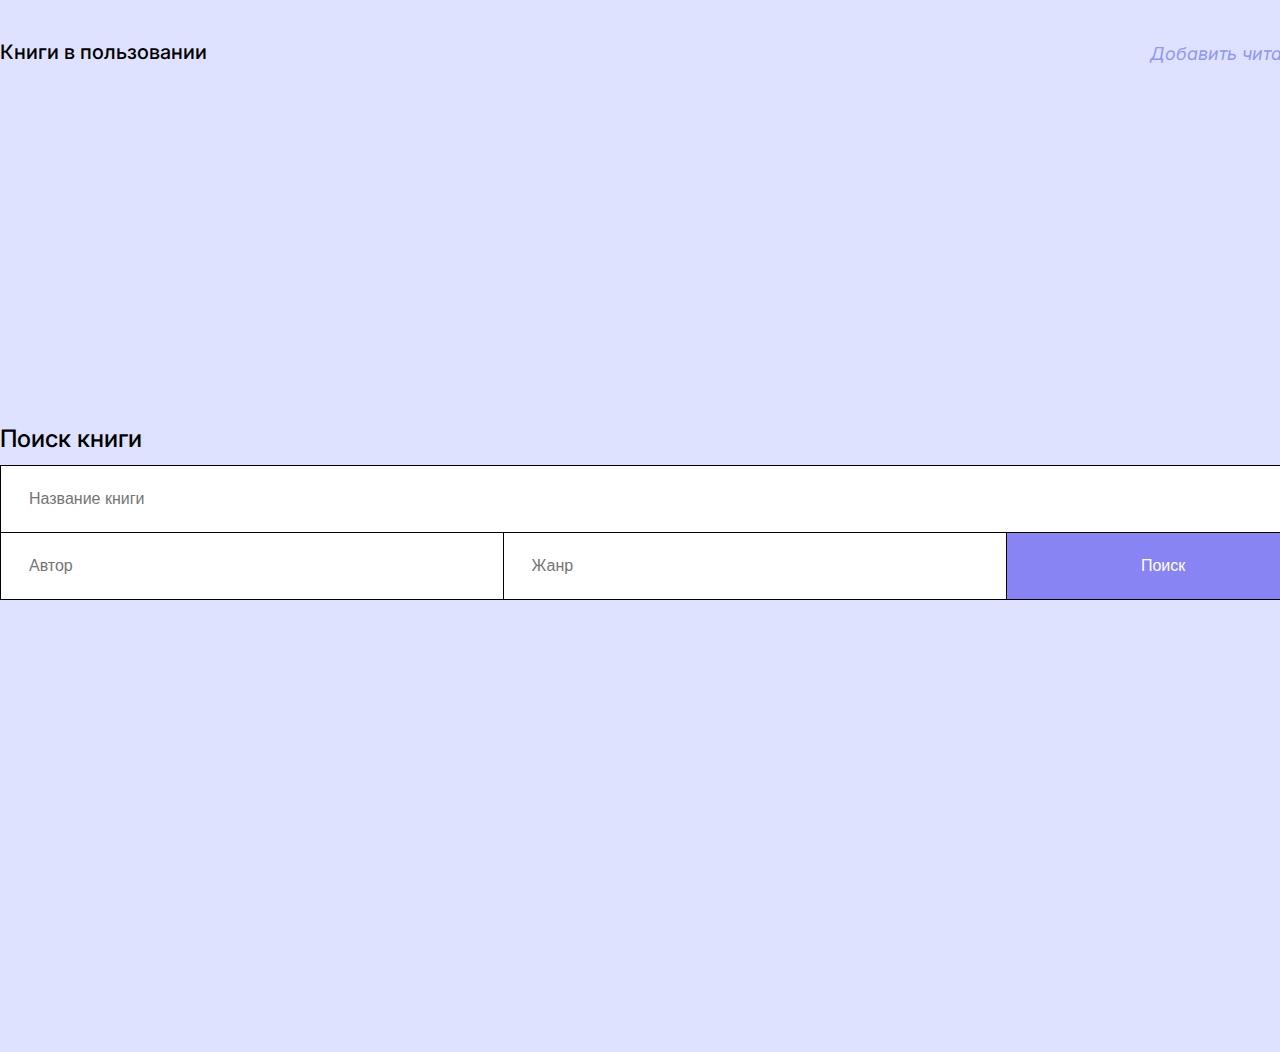
<file: index.html>
<!DOCTYPE html>
<html lang="en">
<head>
    <meta charset="UTF-8">
    <meta http-equiv="X-UA-Compatible" content="IE=edge">
    <meta name="viewport" content="width=device-width, initial-scale=1.0">
    <title>Document</title>
    <link rel="preconnect" href="https://fonts.googleapis.com">
    <link rel="preconnect" href="https://fonts.gstatic.com" crossorigin>
    <link href="https://fonts.googleapis.com/css2?family=Inter:ital,opsz,wght@0,14..32,100..900;1,14..32,100..900&display=swap" rel="stylesheet">
    <link rel="stylesheet" href="style.css">

</head>
<body>
    
    <div class="container">
        <div class="find-title">
            <p class="title"><a href="return.html" class="books">Книги в пользовании</a></p>
            <p class="add-user"><a href="form.html" class="add">Добавить читателя</a></p>
        </div>

        <section id="search">
            <div class="find-title">
                <p class="book-find">Поиск книги</p>
                <div class="reset-text" id="resetText">Сбросить</div>
            </div>
            <div id="find">
                <input type="text" class="find-stroke" placeholder="Название книги">
                <input type="text" class="author-stroke" placeholder="Автор">
                <input type="text" class="genre-stroke" placeholder="Жанр">
                <button type="button" id="submitButton" class="find-btn">Поиск</button>
            </div>
        </section>

        <div class="card block" id="block1">
            <div class="book">
                <p class="book-name">Омон Ра</p>
                <p class="author">Виктор Пелевин</p>
            </div>
            <p class="genre">Графический роман, гротеск, космос, проза, социальная фантастика</p>
            <img src="Group 7.svg" alt="plus" class="plus-img">
        </div>
        <div class="card block" id="block2">
            <div class="book">
                <p class="book-name">Омон Ра</p>
                <p class="author">Виктор Пелевин</p>
            </div>
            <p class="genre">Графический роман, гротеск, космос, проза, социальная фантастика</p>
            <img src="Group 7.svg" alt="plus" class="plus-img">
        </div>

        <script src="script.js"></script>
    </div>
    









</body>
</html>
</file>
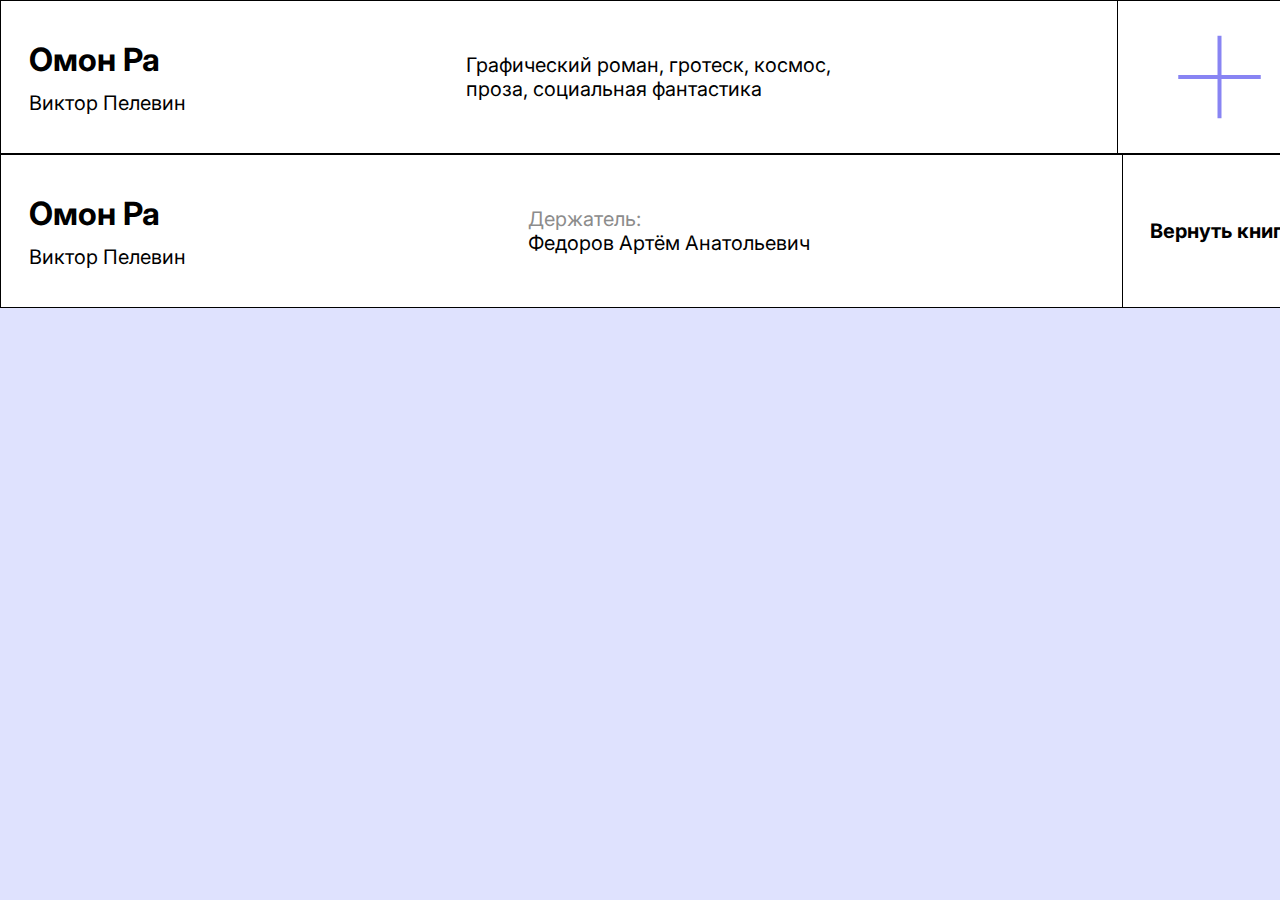
<file: card.html>
<!DOCTYPE html>
<html lang="en">
<head>
    <meta charset="UTF-8">
    <meta http-equiv="X-UA-Compatible" content="IE=edge">
    <meta name="viewport" content="width=device-width, initial-scale=1.0">
    <title>Document</title>
    <link rel="preconnect" href="https://fonts.googleapis.com">
    <link rel="preconnect" href="https://fonts.gstatic.com" crossorigin>
    <link href="https://fonts.googleapis.com/css2?family=Inter:ital,opsz,wght@0,14..32,100..900;1,14..32,100..900&display=swap" rel="stylesheet">
    <link rel="stylesheet" href="style.css">
</head>
<body>
    <div class="container">

        <div class="card">
            <div class="book">
                <p class="book-name">Омон Ра</p>
                <p class="author">Виктор Пелевин</p>
            </div>
            <p class="genre">Графический роман, гротеск, космос, проза, социальная фантастика</p>
            <img src="Group 7.svg" alt="plus" class="plus-img">
        </div>

        <div class="card return">
            <div class="book">
                <p class="book-name">Омон Ра</p>
                <p class="author">Виктор Пелевин</p>
            </div>
            <div class="holder">
                <p class="book-user">Держатель:</p>
                <p class="name-user">Федоров Артём Анатольевич</p>
            </div>
            <p class="return-txt">Вернуть книгу</p>
        </div>
    </div>
</body>
</html>
</file>
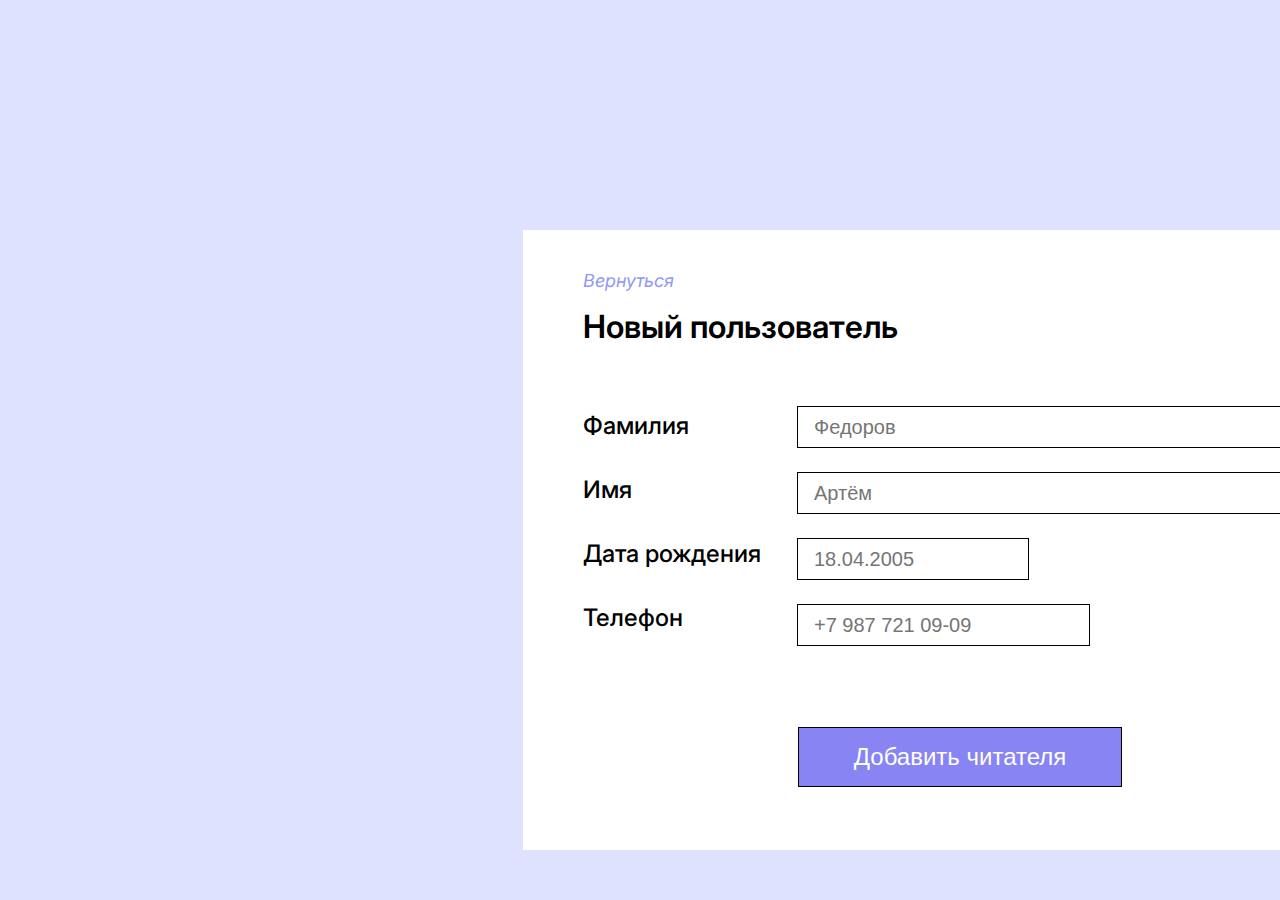
<file: form.html>
<!DOCTYPE html>
<html lang="en">
<head>
    <meta charset="UTF-8">
    <meta http-equiv="X-UA-Compatible" content="IE=edge">
    <meta name="viewport" content="width=device-width, initial-scale=1.0">
    <title>Document</title>
    <link rel="preconnect" href="https://fonts.googleapis.com">
    <link rel="preconnect" href="https://fonts.gstatic.com" crossorigin>
    <link href="https://fonts.googleapis.com/css2?family=Inter:ital,opsz,wght@0,14..32,100..900;1,14..32,100..900&display=swap" rel="stylesheet">
    <link rel="stylesheet" href="style.css">

</head>

<body>
        <div class="form">
            <p class="comeback"><a href="index.html" class="add">Вернуться</a></p>
            <p class="newuser">Новый пользователь</p>
            <div class="form-data">
                <div class="text">
                    <p class="text-form">Фамилия</p>
                    <p class="text-form">Имя</p>
                    <p class="text-form">Дата рождения</p>
                    <p class="text-form">Телефон</p>

                </div>
                <div class="input">
                    <input type="text" placeholder="Федоров" class="fam">
                    <input type="text" placeholder="Артём" class="name">
                    <input type="text" placeholder="18.04.2005" class="birth">
                    <input type="text" placeholder="+7 987 721 09-09" class="telephone">

                </div>
            </div>
            <button class="add-button">Добавить читателя</button>

        </div>


</body>
</html>
</file>
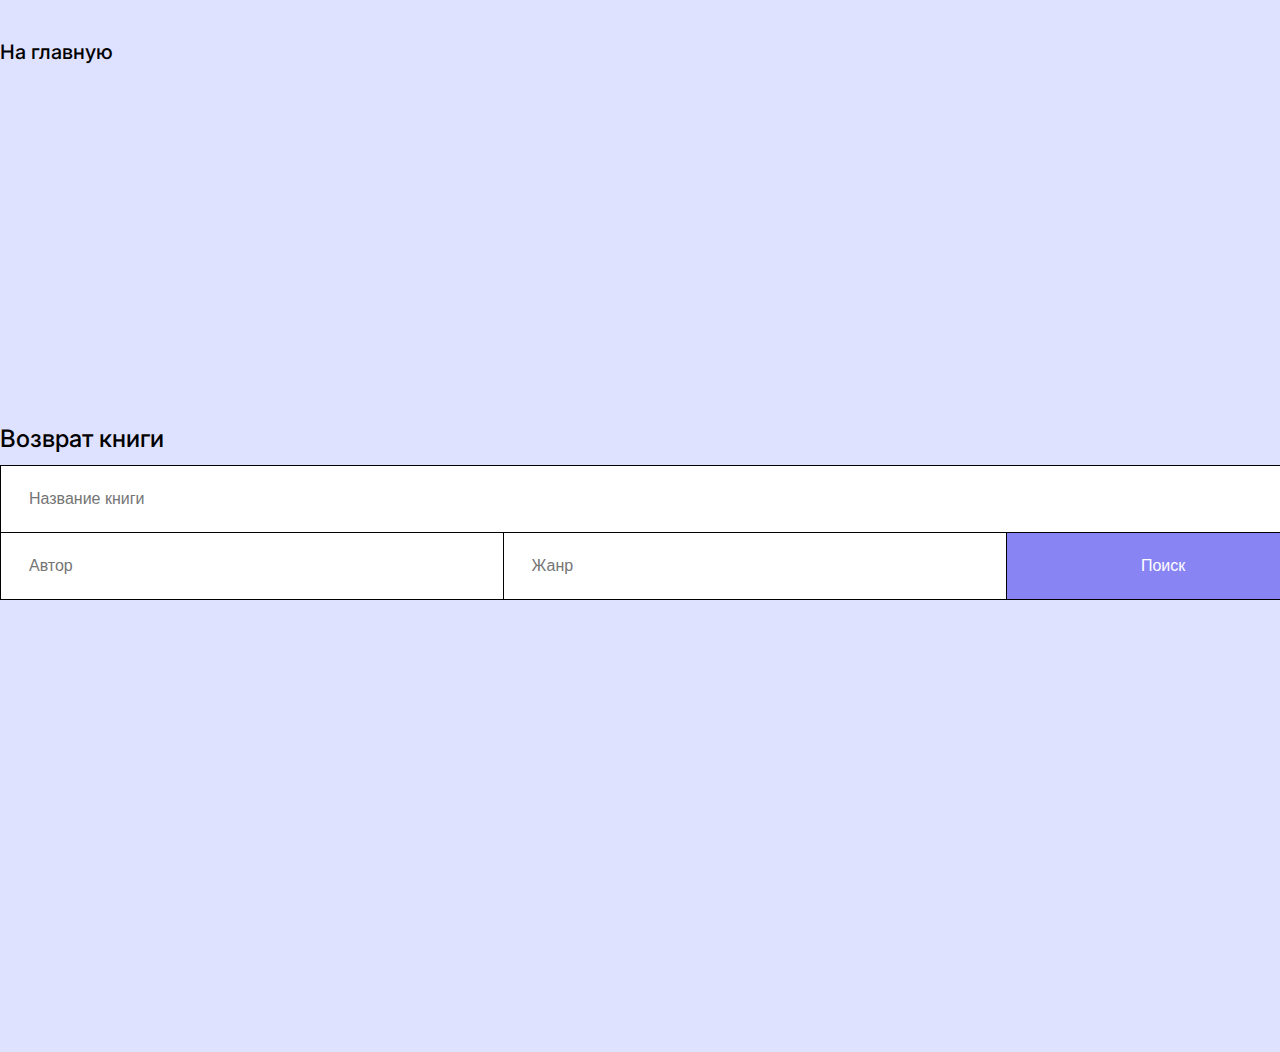
<file: return.html>
<!DOCTYPE html>
<html lang="en">
<head>
    <meta charset="UTF-8">
    <meta http-equiv="X-UA-Compatible" content="IE=edge">
    <meta name="viewport" content="width=device-width, initial-scale=1.0">
    <title>Document</title>
    <link rel="preconnect" href="https://fonts.googleapis.com">
    <link rel="preconnect" href="https://fonts.gstatic.com" crossorigin>
    <link href="https://fonts.googleapis.com/css2?family=Inter:ital,opsz,wght@0,14..32,100..900;1,14..32,100..900&display=swap" rel="stylesheet">
    <link rel="stylesheet" href="style.css">

</head>
<body>
    
    <div class="container">
        <p class="title"><a href="index.html" class="books">На главную</a></p>

        <section id="search">
            <div class="find-title">
                <p class="book-find">Возврат книги</p>
                <div class="reset-text" id="resetText">Сбросить</div>
            </div>
            <div id="find">
                <input type="text" class="find-stroke" placeholder="Название книги">
                <input type="text" class="author-stroke" placeholder="Автор">
                <input type="text" class="genre-stroke" placeholder="Жанр">
                <button type="button" id="submitButton" class="find-btn">Поиск</button>
            </div>
        </section>
    </div>

    <div class="card return block" id="block1">
        <div class="book">
            <p class="book-name">Омон Ра</p>
            <p class="author">Виктор Пелевин</p>
        </div>
        <div class="holder">
            <p class="book-user">Держатель:</p>
            <p class="name-user">Федоров Артём Анатольевич</p>
        </div>
        <p class="return-txt">Вернуть книгу</p>
    </div>
    <div class="card return block" id="block2">
        <div class="book">
            <p class="book-name">Омон Ра</p>
            <p class="author">Виктор Пелевин</p>
        </div>
        <div class="holder">
            <p class="book-user">Держатель:</p>
            <p class="name-user">Федоров Артём Анатольевич</p>
        </div>
        <p class="return-txt">Вернуть книгу</p>
    </div>

    <script src="script.js"></script>

</body>
</html>
</file>
<file: style.css>
// <uniquifier>: Use a unique and descriptive class name
// <weight>: Use a value from 100 to 900

.inter-<uniquifier> {
  font-family: "Inter", sans-serif;
  font-optical-sizing: auto;
  font-weight: <weight>;
  font-style: normal;
}

body{
    margin: 0;
    padding: 0;
    box-sizing: border-box;
    background-color: #DFE2FE;
    font-family: "Inter", sans-serif;
    overflow: hidden;
}

#search {
    transition: transform 0.5s ease;
    position: relative; /* Position relative for absolute child elements */
}

.block {
    width: 1320px;
    height: 152px;
    background-color: lightblue;
    position: absolute;
    left: 50%;
    transform: translateX(-50%);
    transition: bottom 0.5s ease, opacity 0.5s ease;
    opacity: 0; /* Start invisible */
}

.block.show {
    opacity: 1; /* Make visible */
}

#block1 {
    bottom: -152px; /* Start below the viewport */
}

#block2 {
    bottom: -152px; /* Start below the viewport */
}

.reset-text {
    display: none; /* Hide reset text initially */
    cursor: pointer; /* Change cursor to pointer */
    color: black; /* Change color to indicate clickable text */
}

a{
    text-decoration: none;
    color: black
}

p{
    display: block;
    margin: 0;
}

.container{
    width: 1320px;
    margin: 0 auto;
}

.title{
    font-size: 20px;
    margin-top: 40px;
    font-weight: 500;
}

#search{
    margin-top: 360px;
}

.find-title{
    display: flex;
    justify-content: space-between;
    align-items: flex-end;
}

.book-find{
    font-size: 24px;
    font-weight: 500;
}

.add{
    font-size: 18px;
    color: #8E98F5;
    font-style: italic;
}

#find {
    display: grid;
    margin-top: 12px;
}

input, .find-btn{
    padding: 24px 0 24px 28px;
    font-size: 16px;
    border: none; 
    border: 1px solid black;
    outline: none;
}

.find-stroke{
    grid-column-start: 1;
    grid-column-end: 4;
}

.author-stroke{
    margin: -1px -1px -1px 0;
}

.genre-stroke{
    margin: -1px;
}

.find-btn{
    cursor: pointer;
    margin: -1px 0px -1px 0;
    background-color: #8884F3;
    color: #fff;
    padding: 0;
}

.form{
    width: 874px;
    height: 620px;
    background-color: #fff;
    margin-top: 230px;
    margin-left: 523px;
}

.comeback{
    padding-top: 40px;
    margin-left: 60px;
}

.newuser{
    font-size: 32px;
    font-weight: 600;
    margin-left: 60px;
    margin-top: 16px;
}

.form-data{
    display: flex;
}

.text{
    margin-top: 65px;
    margin-left: 60px;
}

.text-form{
    font-size: 24px;
    font-weight: 500;
    margin-bottom: 35px;
    width: 182px;
}

.fam{
    width: 558px;
    height: 40px;
    padding: 0;
    font-size: 20px;
    padding-left: 16px;
    margin-top: 24px;
}

.name{
    width: 558px;
    height: 40px;
    padding: 0;
    font-size: 20px;
    padding-left: 16px;
    margin-top: 24px;
}

.birth{
    width: 214px;
    height: 40px;
    padding: 0;
    font-size: 20px;
    padding-left: 16px;
    margin-top: 24px;
    margin-right: 200px;
}

.telephone{
    width: 275px;
    height: 40px;
    padding: 0;
    font-size: 20px;
    padding-left: 16px;
    margin-top: 24px;
}

.input{
    margin-top: 36px;
    margin-left: 32px;
}

.add-button{
    width: 324px;
    height: 60px;
    border: 1px solid #000000;
    background-color: #8884F3;
    font-size: 24px;
    color: #fff;
    font-weight: 100;
    padding: 0;
    margin-top: 60px;
    text-align: center;
    margin-left: 275px;
}




.card{
    width: 1320px;
    height: 152px;
    background-color: #fff;
    display: flex;
    justify-content: space-between;
    align-items: center;
    border: solid 1px;
}

/* .return{
    width: 1320px;
    height: 152px;
    background-color: #fff;
    display: flex;
    border: solid 1px;
    margin-top: 50px;
} */

.plus-img{
    cursor: pointer;
    padding: 34px 60px;
    border-left: 1px solid;
} 

.book{
    padding: 28px;
}

.book-name{
    font-size: 32px;
    font-weight: 700;
}

.author{
    font-size: 20px;
    margin-top: 12px;
}

.genre{
    font-size: 20px;
    width: 400px;
}

.name-user{
    font-size: 20px;
}

.book-user{
    font-size: 20px;
    color: #8C8C8C;
}

.return-txt{
    margin-left: -1px;
    font-size: 20px;
    font-weight: 700;
    padding: 64px 27px;
    border-left: 1px solid;
    cursor: pointer;
}

.return-txt:hover{
    background-color: #8884F3;
    color: #fff;
}
</file>
